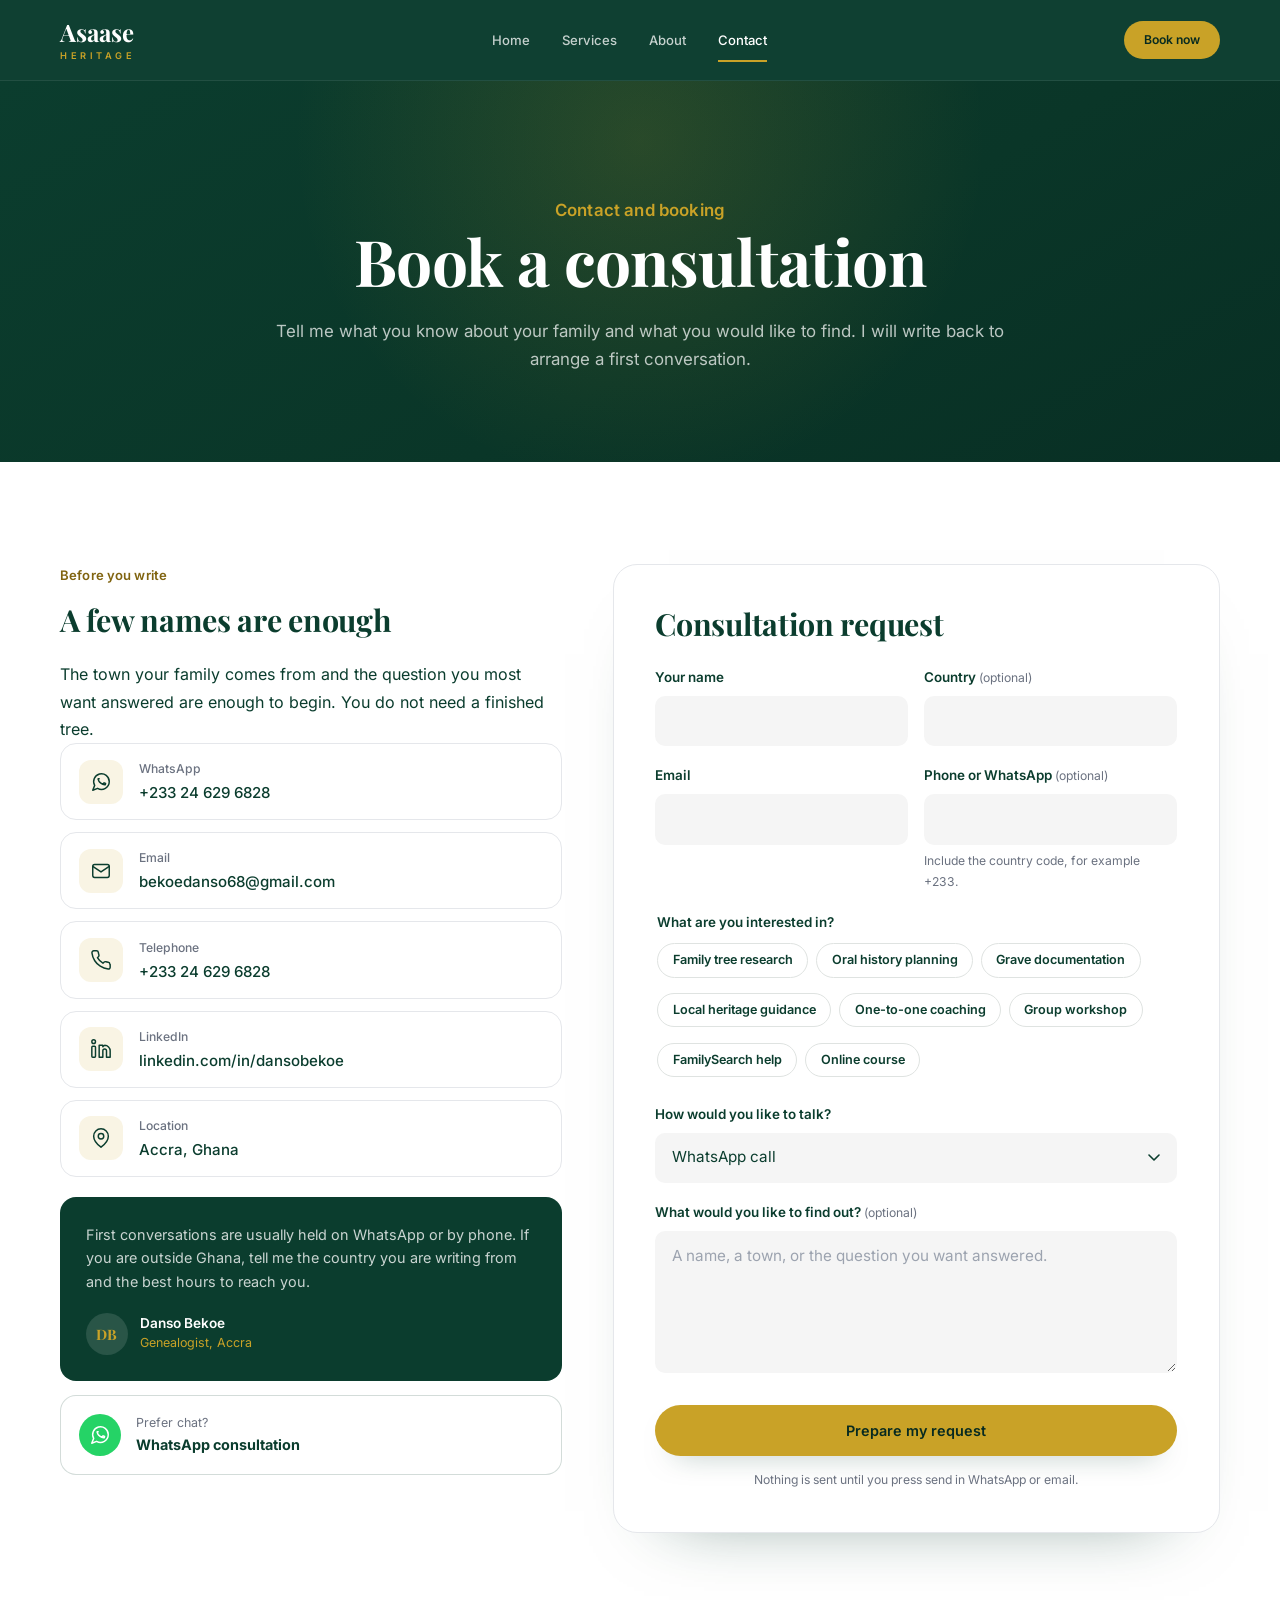
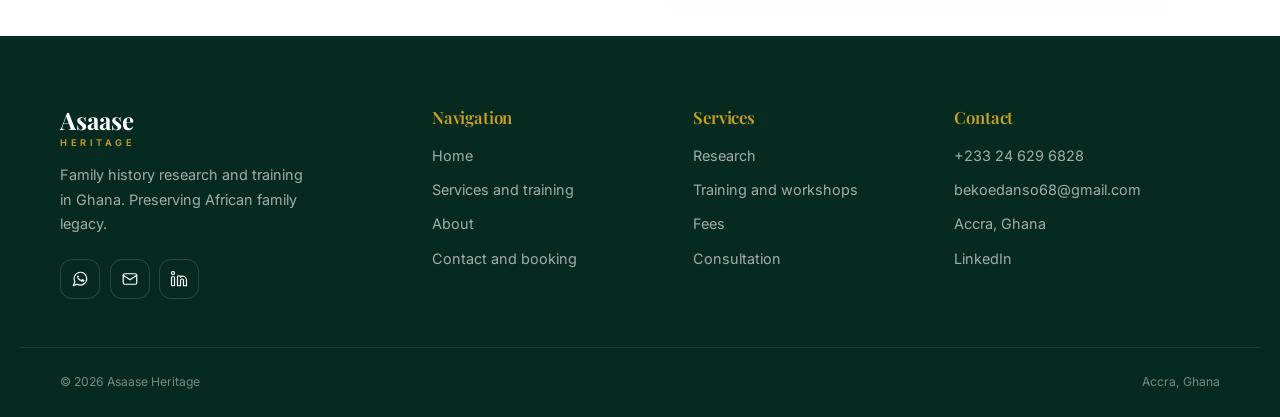
<file: contact.html>
<!DOCTYPE html>
<html lang="en">
<head>
<meta charset="utf-8">
<meta name="viewport" content="width=device-width, initial-scale=1">
<title>Contact and booking | Asaase Heritage</title>
<meta name="description" content="Book a genealogy consultation with Danso Bekoe in Accra. Send your request on WhatsApp or by email and arrange a first conversation.">
<link rel="icon" type="image/svg+xml" href="assets/favicon.svg">
<link rel="stylesheet" href="assets/css/fonts.css">
<link rel="stylesheet" href="assets/css/styles.css">
<meta property="og:title" content="Contact and booking | Asaase Heritage">
<meta property="og:description" content="Tell me what you know about your family and what you would like to find out.">
<meta property="og:type" content="website">
<meta property="og:locale" content="en_GH">
</head>
<body>
<a class="skip-link" href="#main">Skip to content</a>

<svg class="sprite" aria-hidden="true" focusable="false" xmlns="http://www.w3.org/2000/svg">
  <symbol id="i-mail" viewBox="0 0 24 24"><rect x="3" y="5" width="18" height="14" rx="2"/><path d="m3 7 9 6 9-6"/></symbol>
  <symbol id="i-phone" viewBox="0 0 24 24"><path d="M22 16.9v3a2 2 0 0 1-2.2 2 19.8 19.8 0 0 1-8.6-3.1 19.5 19.5 0 0 1-6-6A19.8 19.8 0 0 1 2.1 4.2 2 2 0 0 1 4.1 2h3a2 2 0 0 1 2 1.7c.1.9.3 1.8.6 2.6a2 2 0 0 1-.5 2.1L8.1 9.5a16 16 0 0 0 6 6l1.1-1.1a2 2 0 0 1 2.1-.5c.8.3 1.7.5 2.6.6a2 2 0 0 1 1.7 2Z"/></symbol>
  <symbol id="i-pin" viewBox="0 0 24 24"><path d="M20 10c0 6-8 12-8 12s-8-6-8-12a8 8 0 0 1 16 0Z"/><circle cx="12" cy="10" r="3"/></symbol>
  <symbol id="i-linkedin" viewBox="0 0 24 24"><path d="M16 8a6 6 0 0 1 6 6v7h-4v-7a2 2 0 0 0-4 0v7h-4V8h4v1.5A5 5 0 0 1 16 8Z"/><rect x="2" y="9" width="4" height="12" rx="1"/><circle cx="4" cy="4" r="2"/></symbol>
  <symbol id="i-whatsapp" viewBox="0 0 24 24"><path d="M21 11.5a8.5 8.5 0 0 1-12.7 7.4L3 21l2.1-5.3A8.5 8.5 0 1 1 21 11.5Z"/><path d="M9 8.5c.2 3 2.5 5.3 5.5 5.5l.9-1.1 1.6.7-.3 1.3c-3.4.5-7.1-2.9-7.9-6.1l1.2-.3Z"/></symbol>
</svg>

<header class="site-header">
  <div class="wrap header__inner">
    <a class="brand" href="index.html">
      <span class="brand__name">Asaase</span>
      <span class="brand__sub">Heritage</span>
    </a>
    <nav class="nav" id="siteNav" aria-label="Main">
      <a href="index.html">Home</a>
      <a href="services.html">Services</a>
      <a href="about.html">About</a>
      <a href="contact.html" aria-current="page">Contact</a>
      <a class="btn btn--gold nav-cta" href="#booking">Book now</a>
    </nav>
    <div class="header__actions">
      <a class="btn btn--gold btn--sm" href="#booking">Book now</a>
      <button class="menu-btn" id="menuBtn" type="button" aria-expanded="false" aria-controls="siteNav">Menu</button>
    </div>
  </div>
</header>

<main id="main">

  <section class="page-hero">
    <div class="wrap page-hero__inner">
      <p class="eyebrow">Contact and booking</p>
      <h1>Book a consultation</h1>
      <p>Tell me what you know about your family and what you would like to find. I will write back to arrange a first conversation.</p>
    </div>
  </section>

  <section class="section" id="booking">
    <div class="wrap contact-grid">
      <div>
        <p class="eyebrow">Before you write</p>
        <h2 class="form__title">A few names are enough</h2>
        <p class="section__intro">The town your family comes from and the question you most want answered are enough to begin. You do not need a finished tree.</p>

        <dl class="info-list">
          <div class="info-card">
            <span class="info-card__icon"><svg class="icon" aria-hidden="true"><use href="#i-whatsapp"/></svg></span>
            <div>
              <dt>WhatsApp</dt>
              <dd><a href="https://wa.me/233246296828">+233 24 629 6828</a></dd>
            </div>
          </div>
          <div class="info-card">
            <span class="info-card__icon"><svg class="icon" aria-hidden="true"><use href="#i-mail"/></svg></span>
            <div>
              <dt>Email</dt>
              <dd><a href="mailto:bekoedanso68@gmail.com">bekoedanso68@gmail.com</a></dd>
            </div>
          </div>
          <div class="info-card">
            <span class="info-card__icon"><svg class="icon" aria-hidden="true"><use href="#i-phone"/></svg></span>
            <div>
              <dt>Telephone</dt>
              <dd><a href="tel:+233246296828">+233 24 629 6828</a></dd>
            </div>
          </div>
          <div class="info-card">
            <span class="info-card__icon"><svg class="icon" aria-hidden="true"><use href="#i-linkedin"/></svg></span>
            <div>
              <dt>LinkedIn</dt>
              <dd><a href="https://www.linkedin.com/in/dansobekoe">linkedin.com/in/dansobekoe</a></dd>
            </div>
          </div>
          <div class="info-card">
            <span class="info-card__icon"><svg class="icon" aria-hidden="true"><use href="#i-pin"/></svg></span>
            <div>
              <dt>Location</dt>
              <dd>Accra, Ghana</dd>
            </div>
          </div>
        </dl>

        <div class="info-quote">
          <p>First conversations are usually held on WhatsApp or by phone. If you are outside Ghana, tell me the country you are writing from and the best hours to reach you.</p>
          <div class="info-quote__by">
            <span class="info-quote__avatar" aria-hidden="true">DB</span>
            <div>
              <p class="info-quote__name">Danso Bekoe</p>
              <p class="info-quote__role">Genealogist, Accra</p>
            </div>
          </div>
        </div>

        <a class="whatsapp-card" href="https://wa.me/233246296828">
          <span class="whatsapp-card__icon"><svg class="icon" aria-hidden="true"><use href="#i-whatsapp"/></svg></span>
          <span class="whatsapp-card__text">
            <span class="whatsapp-card__label">Prefer chat?</span>
            <strong>WhatsApp consultation</strong>
          </span>
        </a>
      </div>

      <div class="form-card">
        <div class="outcome" id="outcome" tabindex="-1" hidden aria-live="polite">
          <h2>Your request is ready</h2>
          <p class="outcome__note">Nothing has been sent yet. Press Send on WhatsApp to deliver it, and I will reply to arrange a first conversation.</p>
          <pre class="outcome__message" id="outcomeMessage"></pre>
          <div class="outcome__actions">
            <a class="btn btn--gold" id="waLink" href="#">Send on WhatsApp</a>
            <a class="btn btn--outline" id="mailLink" href="#">Send by email</a>
            <button class="btn btn--quiet" id="copyBtn" type="button">Copy message</button>
          </div>
          <p class="outcome__status" id="copyStatus" role="status"></p>
          <p class="outcome__edit"><button class="btn btn--quiet" id="editBtn" type="button">Change my details</button></p>
        </div>

        <h2 class="form__title">Consultation request</h2>
        <form class="form" id="bookingForm" novalidate>
          <div class="form__row">
            <div class="field" data-field="name">
              <label for="name">Your name</label>
              <input type="text" id="name" name="name" autocomplete="name" aria-describedby="name-error">
              <p class="field__error" id="name-error">Please enter your name.</p>
            </div>
            <div class="field" data-field="country">
              <label for="country">Country <span class="optional">(optional)</span></label>
              <input type="text" id="country" name="country" autocomplete="country-name">
            </div>
          </div>

          <div class="form__row">
            <div class="field" data-field="email">
              <label for="email">Email</label>
              <input type="email" id="email" name="email" autocomplete="email" inputmode="email" aria-describedby="email-error">
              <p class="field__error" id="email-error">Add an email address or a phone number so I can reply.</p>
            </div>
            <div class="field" data-field="phone">
              <label for="phone">Phone or WhatsApp <span class="optional">(optional)</span></label>
              <input type="tel" id="phone" name="phone" autocomplete="tel" inputmode="tel" aria-describedby="phone-hint">
              <p class="field__hint" id="phone-hint">Include the country code, for example +233.</p>
            </div>
          </div>

          <fieldset class="field field--chips" data-field="services" aria-describedby="services-error">
            <legend>What are you interested in?</legend>
            <div class="chip-grid">
              <label class="chip"><input type="checkbox" name="service" value="Family tree research"><span>Family tree research</span></label>
              <label class="chip"><input type="checkbox" name="service" value="Oral history planning"><span>Oral history planning</span></label>
              <label class="chip"><input type="checkbox" name="service" value="Grave documentation"><span>Grave documentation</span></label>
              <label class="chip"><input type="checkbox" name="service" value="Local heritage guidance"><span>Local heritage guidance</span></label>
              <label class="chip"><input type="checkbox" name="service" value="One-to-one coaching"><span>One-to-one coaching</span></label>
              <label class="chip"><input type="checkbox" name="service" value="Group workshop"><span>Group workshop</span></label>
              <label class="chip"><input type="checkbox" name="service" value="FamilySearch help"><span>FamilySearch help</span></label>
              <label class="chip"><input type="checkbox" name="service" value="Online course"><span>Online course</span></label>
            </div>
            <p class="field__error" id="services-error">Choose at least one service so I know what the request is about.</p>
          </fieldset>

          <div class="field">
            <label for="meeting">How would you like to talk?</label>
            <select id="meeting" name="meeting">
              <option>WhatsApp call</option>
              <option>Phone call</option>
              <option>Video call</option>
              <option>In person in Accra</option>
              <option>Email only</option>
            </select>
          </div>

          <div class="field">
            <label for="goal">What would you like to find out? <span class="optional">(optional)</span></label>
            <textarea id="goal" name="goal" rows="5" placeholder="A name, a town, or the question you want answered."></textarea>
          </div>

          <div class="form__submit">
            <button class="btn btn--gold" type="submit">Prepare my request</button>
            <p class="form__note">Nothing is sent until you press send in WhatsApp or email.</p>
          </div>
        </form>
      </div>
    </div>
  </section>

</main>

<footer class="site-footer">
  <div class="wrap footer-grid">
    <div class="footer-brand">
      <a class="brand" href="index.html">
        <span class="brand__name">Asaase</span>
        <span class="brand__sub">Heritage</span>
      </a>
      <p>Family history research and training in Ghana. Preserving African family legacy.</p>
      <div class="footer-social">
        <a href="https://wa.me/233246296828" aria-label="WhatsApp"><svg class="icon" aria-hidden="true"><use href="#i-whatsapp"/></svg></a>
        <a href="mailto:bekoedanso68@gmail.com" aria-label="Email"><svg class="icon" aria-hidden="true"><use href="#i-mail"/></svg></a>
        <a href="https://www.linkedin.com/in/dansobekoe" aria-label="LinkedIn"><svg class="icon" aria-hidden="true"><use href="#i-linkedin"/></svg></a>
      </div>
    </div>
    <div>
      <h2>Navigation</h2>
      <ul>
        <li><a href="index.html">Home</a></li>
        <li><a href="services.html">Services and training</a></li>
        <li><a href="about.html">About</a></li>
        <li><a href="contact.html">Contact and booking</a></li>
      </ul>
    </div>
    <div>
      <h2>Services</h2>
      <ul>
        <li><a href="services.html#research">Research</a></li>
        <li><a href="services.html#training">Training and workshops</a></li>
        <li><a href="services.html#fees">Fees</a></li>
        <li><a href="contact.html">Consultation</a></li>
      </ul>
    </div>
    <div>
      <h2>Contact</h2>
      <ul>
        <li><a href="tel:+233246296828">+233 24 629 6828</a></li>
        <li><a href="mailto:bekoedanso68@gmail.com">bekoedanso68@gmail.com</a></li>
        <li>Accra, Ghana</li>
        <li><a href="https://www.linkedin.com/in/dansobekoe">LinkedIn</a></li>
      </ul>
    </div>
  </div>
  <div class="wrap footer-base">
    <p>&copy; <span id="year">2026</span> Asaase Heritage</p>
    <p>Accra, Ghana</p>
  </div>
</footer>

<script src="assets/js/site.js" defer></script>
</body>
</html>
</file>
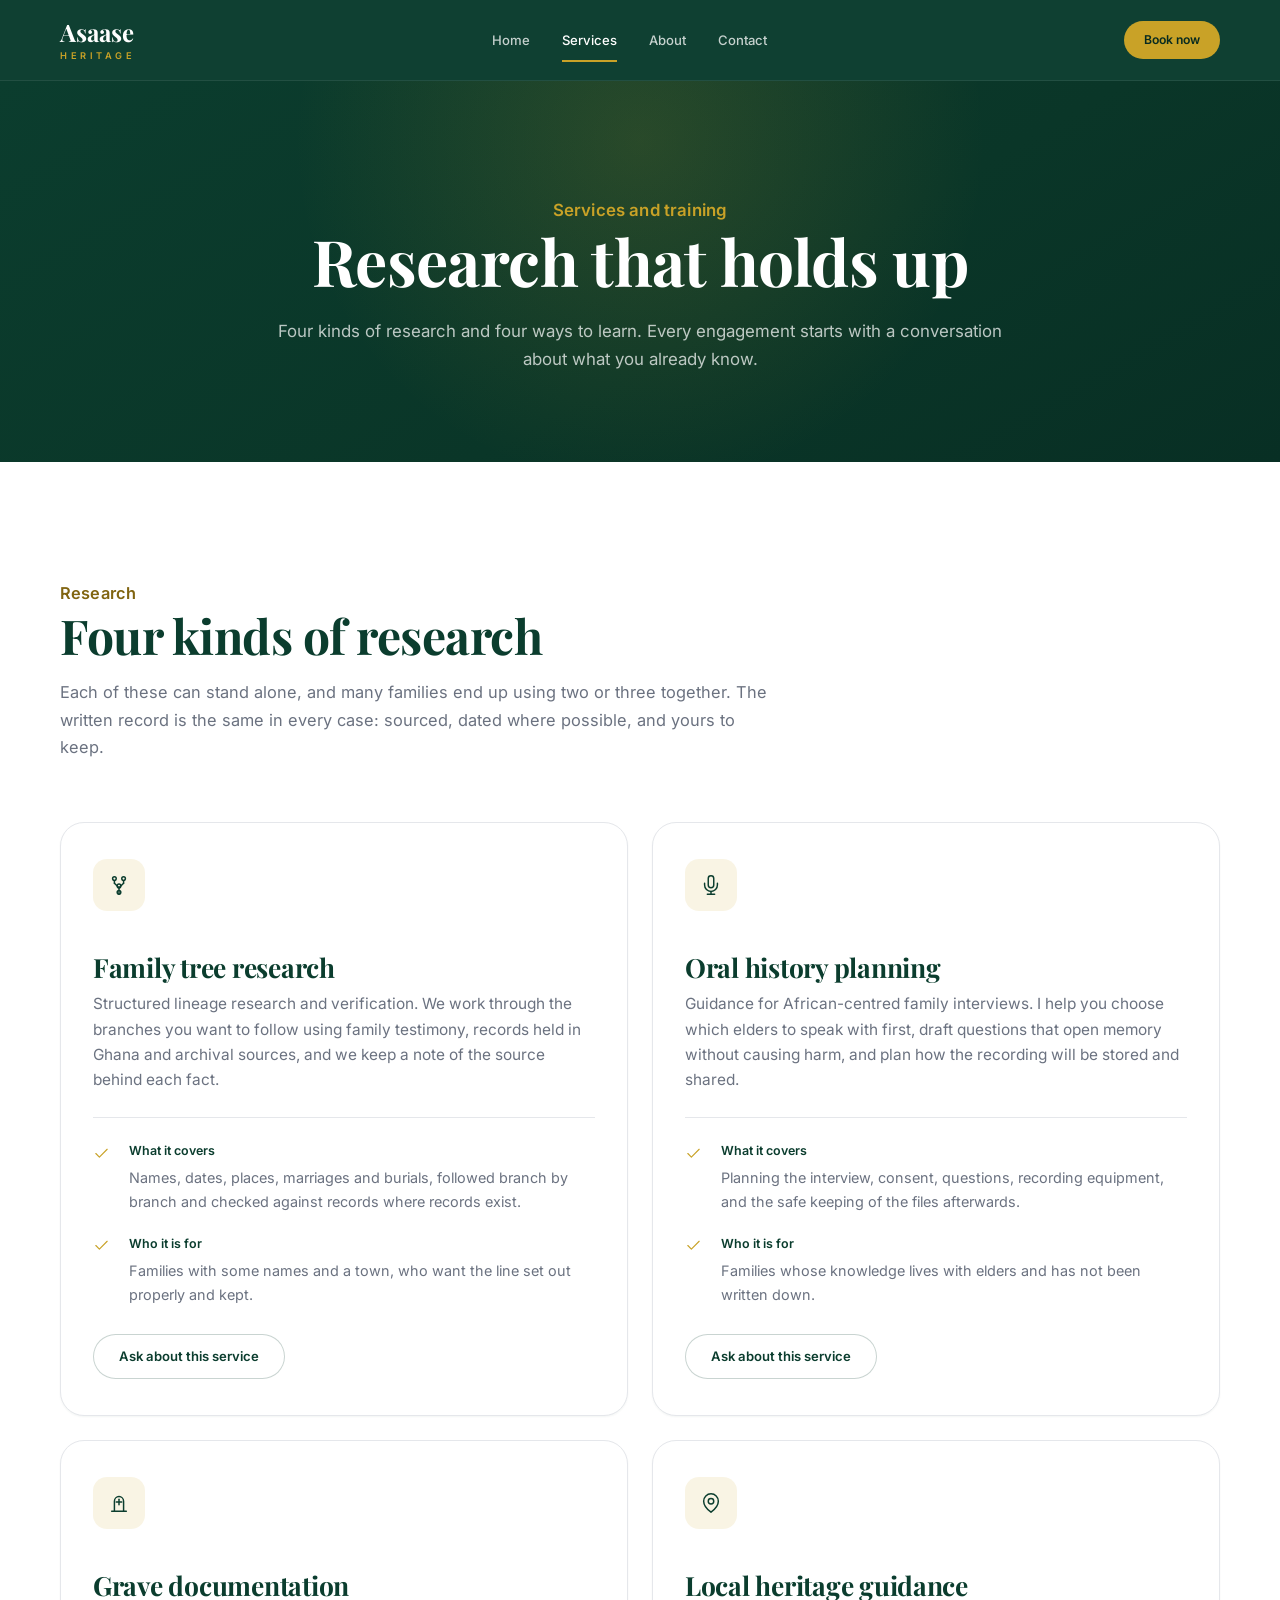
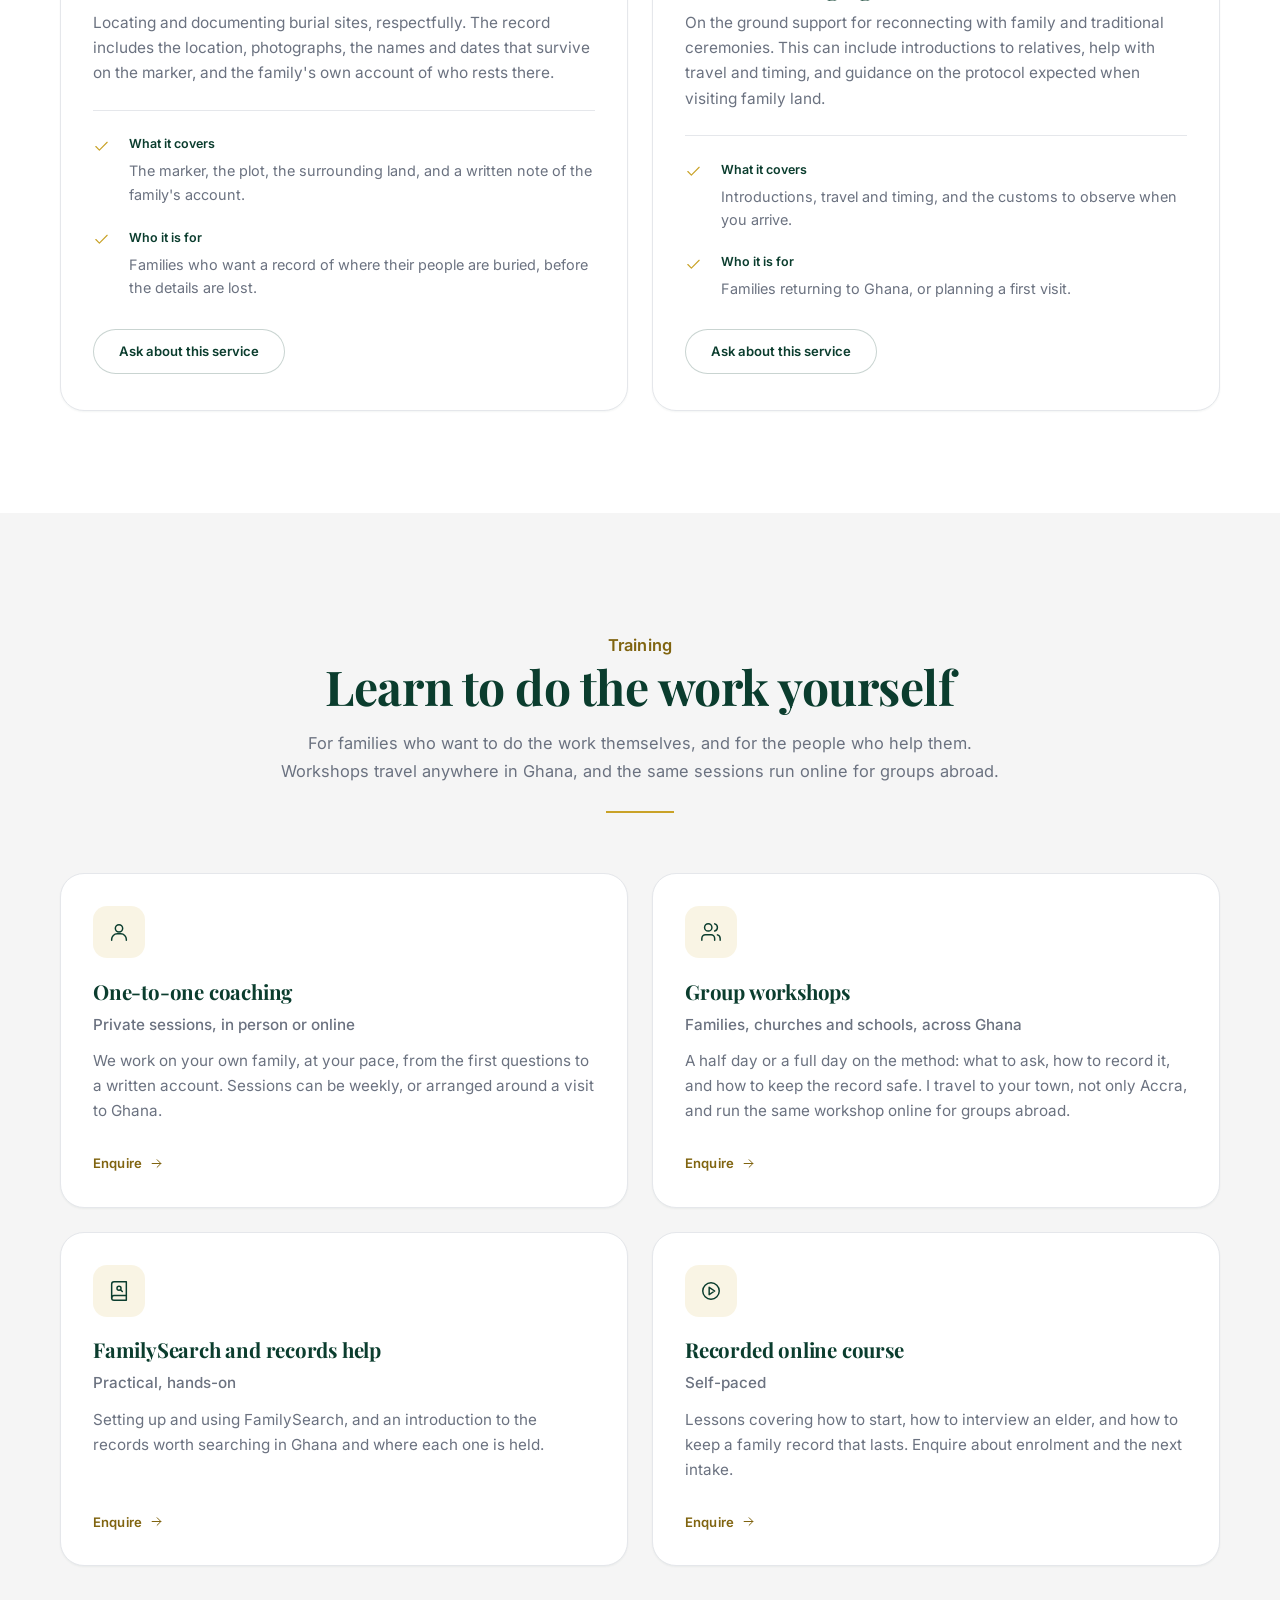
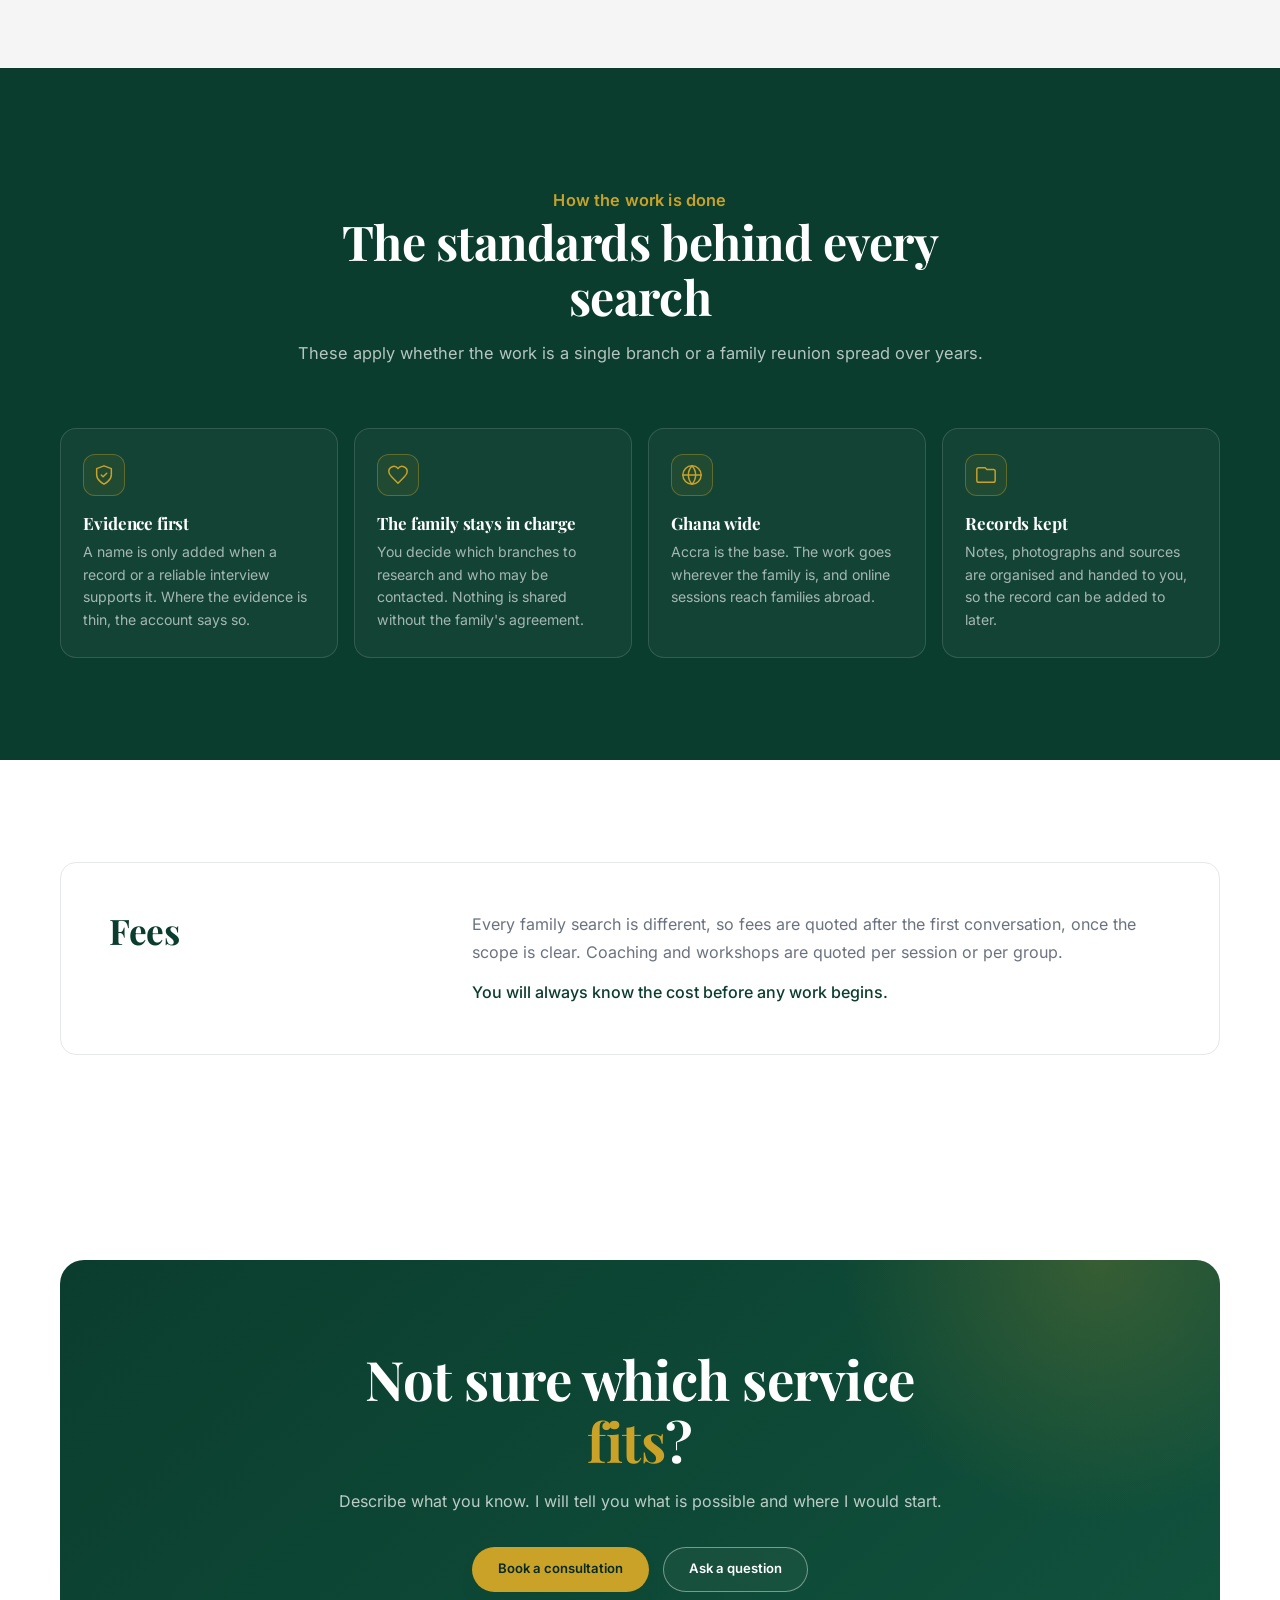
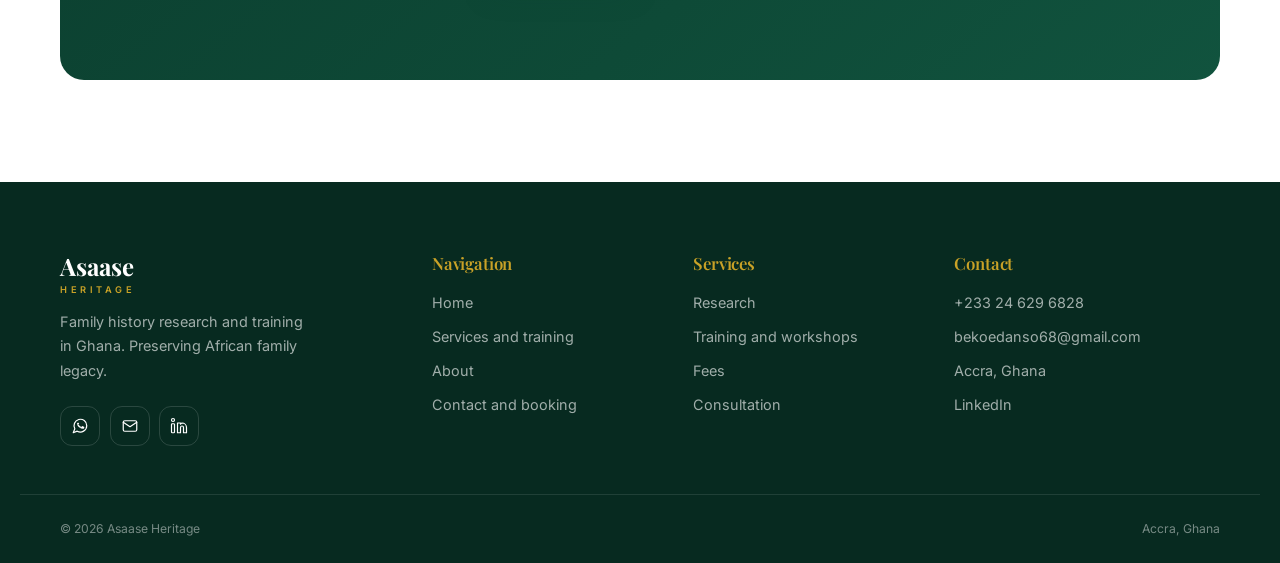
<file: services.html>
<!DOCTYPE html>
<html lang="en">
<head>
<meta charset="utf-8">
<meta name="viewport" content="width=device-width, initial-scale=1">
<title>Services and training | Asaase Heritage</title>
<meta name="description" content="Family tree research, oral history planning, grave documentation and heritage guidance in Ghana, plus coaching, workshops and FamilySearch help.">
<link rel="icon" type="image/svg+xml" href="assets/favicon.svg">
<link rel="stylesheet" href="assets/css/fonts.css">
<link rel="stylesheet" href="assets/css/styles.css">
<meta property="og:title" content="Services and training | Asaase Heritage">
<meta property="og:description" content="Four kinds of family history research and four ways to learn, in Ghana and online.">
<meta property="og:type" content="website">
<meta property="og:locale" content="en_GH">
</head>
<body>
<a class="skip-link" href="#main">Skip to content</a>

<svg class="sprite" aria-hidden="true" focusable="false" xmlns="http://www.w3.org/2000/svg">
  <symbol id="i-arrow" viewBox="0 0 24 24"><path d="M5 12h14"/><path d="m13 6 6 6-6 6"/></symbol>
  <symbol id="i-check" viewBox="0 0 24 24"><path d="M20 6 9 17l-5-5"/></symbol>
  <symbol id="i-tree" viewBox="0 0 24 24"><path d="M12 22v-7"/><path d="m12 15-5-5"/><path d="m12 15 5-5"/><path d="M7 10V7.5"/><path d="M17 10V7.5"/><circle cx="7" cy="5" r="2"/><circle cx="17" cy="5" r="2"/><circle cx="12" cy="13" r="2"/><circle cx="12" cy="20" r="2"/></symbol>
  <symbol id="i-mic" viewBox="0 0 24 24"><path d="M12 2a3 3 0 0 0-3 3v7a3 3 0 0 0 6 0V5a3 3 0 0 0-3-3Z"/><path d="M19 10v2a7 7 0 0 1-14 0v-2"/><path d="M12 19v3"/><path d="M8 22h8"/></symbol>
  <symbol id="i-grave" viewBox="0 0 24 24"><path d="M7 21V10a5 5 0 0 1 10 0v11"/><path d="M4 21h16"/><path d="M12 8v6"/><path d="M9 11h6"/></symbol>
  <symbol id="i-pin" viewBox="0 0 24 24"><path d="M20 10c0 6-8 12-8 12s-8-6-8-12a8 8 0 0 1 16 0Z"/><circle cx="12" cy="10" r="3"/></symbol>
  <symbol id="i-users" viewBox="0 0 24 24"><path d="M16 21v-2a4 4 0 0 0-4-4H6a4 4 0 0 0-4 4v2"/><circle cx="9" cy="7" r="4"/><path d="M22 21v-2a4 4 0 0 0-3-3.87"/><path d="M16 3.13a4 4 0 0 1 0 7.75"/></symbol>
  <symbol id="i-user" viewBox="0 0 24 24"><circle cx="12" cy="8" r="4"/><path d="M4 21v-1a6 6 0 0 1 6-6h4a6 6 0 0 1 6 6v1"/></symbol>
  <symbol id="i-book" viewBox="0 0 24 24"><path d="M4 19.5A2.5 2.5 0 0 1 6.5 17H20"/><path d="M6.5 2H20v20H6.5A2.5 2.5 0 0 1 4 19.5v-15A2.5 2.5 0 0 1 6.5 2Z"/><circle cx="12" cy="9" r="2.2"/><path d="m13.6 10.6 2 2"/></symbol>
  <symbol id="i-play" viewBox="0 0 24 24"><circle cx="12" cy="12" r="9"/><path d="m10 8 6 4-6 4Z"/></symbol>
  <symbol id="i-shield" viewBox="0 0 24 24"><path d="M12 22s8-4 8-10V5l-8-3-8 3v7c0 6 8 10 8 10Z"/><path d="m9 12 2 2 4-4"/></symbol>
  <symbol id="i-heart" viewBox="0 0 24 24"><path d="M19 14c1.5-1.5 3-3.3 3-5.5A5.5 5.5 0 0 0 12 5a5.5 5.5 0 0 0-10 3.5C2 10.7 3.5 12.5 5 14l7 7Z"/></symbol>
  <symbol id="i-globe" viewBox="0 0 24 24"><circle cx="12" cy="12" r="10"/><path d="M2 12h20"/><path d="M12 2a15.3 15.3 0 0 1 4 10 15.3 15.3 0 0 1-4 10 15.3 15.3 0 0 1-4-10 15.3 15.3 0 0 1 4-10Z"/></symbol>
  <symbol id="i-folder" viewBox="0 0 24 24"><path d="M4 20h16a2 2 0 0 0 2-2V8a2 2 0 0 0-2-2h-7l-2-2H4a2 2 0 0 0-2 2v12a2 2 0 0 0 2 2Z"/></symbol>
  <symbol id="i-mail" viewBox="0 0 24 24"><rect x="3" y="5" width="18" height="14" rx="2"/><path d="m3 7 9 6 9-6"/></symbol>
  <symbol id="i-linkedin" viewBox="0 0 24 24"><path d="M16 8a6 6 0 0 1 6 6v7h-4v-7a2 2 0 0 0-4 0v7h-4V8h4v1.5A5 5 0 0 1 16 8Z"/><rect x="2" y="9" width="4" height="12" rx="1"/><circle cx="4" cy="4" r="2"/></symbol>
  <symbol id="i-whatsapp" viewBox="0 0 24 24"><path d="M21 11.5a8.5 8.5 0 0 1-12.7 7.4L3 21l2.1-5.3A8.5 8.5 0 1 1 21 11.5Z"/><path d="M9 8.5c.2 3 2.5 5.3 5.5 5.5l.9-1.1 1.6.7-.3 1.3c-3.4.5-7.1-2.9-7.9-6.1l1.2-.3Z"/></symbol>
</svg>

<header class="site-header">
  <div class="wrap header__inner">
    <a class="brand" href="index.html">
      <span class="brand__name">Asaase</span>
      <span class="brand__sub">Heritage</span>
    </a>
    <nav class="nav" id="siteNav" aria-label="Main">
      <a href="index.html">Home</a>
      <a href="services.html" aria-current="page">Services</a>
      <a href="about.html">About</a>
      <a href="contact.html">Contact</a>
      <a class="btn btn--gold nav-cta" href="contact.html">Book now</a>
    </nav>
    <div class="header__actions">
      <a class="btn btn--gold btn--sm" href="contact.html">Book now</a>
      <button class="menu-btn" id="menuBtn" type="button" aria-expanded="false" aria-controls="siteNav">Menu</button>
    </div>
  </div>
</header>

<main id="main">

  <section class="page-hero">
    <div class="wrap page-hero__inner">
      <p class="eyebrow">Services and training</p>
      <h1>Research that <span class="nowrap">holds up</span></h1>
      <p>Four kinds of research and four ways to learn. Every engagement starts with a conversation about what you already know.</p>
    </div>
  </section>

  <section class="section" id="research">
    <div class="wrap">
      <div class="section__head section__head--left">
        <p class="eyebrow">Research</p>
        <h2>Four kinds of research</h2>
        <p>Each of these can stand alone, and many families end up using two or three together. The written record is the same in every case: sourced, dated where possible, and yours to keep.</p>
      </div>

      <div class="service-grid">
        <article class="card service-card">
          <span class="card__icon"><svg class="icon" aria-hidden="true"><use href="#i-tree"/></svg></span>
          <h3>Family tree research</h3>
          <p>Structured lineage research and verification. We work through the branches you want to follow using family testimony, records held in Ghana and archival sources, and we keep a note of the source behind each fact.</p>
          <dl class="spec">
            <div>
              <svg class="icon" aria-hidden="true"><use href="#i-check"/></svg>
              <div>
                <dt>What it covers</dt>
                <dd>Names, dates, places, marriages and burials, followed branch by branch and checked against records where records exist.</dd>
              </div>
            </div>
            <div>
              <svg class="icon" aria-hidden="true"><use href="#i-check"/></svg>
              <div>
                <dt>Who it is for</dt>
                <dd>Families with some names and a town, who want the line set out properly and kept.</dd>
              </div>
            </div>
          </dl>
          <a class="btn btn--outline" href="contact.html?service=Family%20tree%20research#booking">Ask about this service</a>
        </article>

        <article class="card service-card">
          <span class="card__icon"><svg class="icon" aria-hidden="true"><use href="#i-mic"/></svg></span>
          <h3>Oral history planning</h3>
          <p>Guidance for African-centred family interviews. I help you choose which elders to speak with first, draft questions that open memory without causing harm, and plan how the recording will be stored and shared.</p>
          <dl class="spec">
            <div>
              <svg class="icon" aria-hidden="true"><use href="#i-check"/></svg>
              <div>
                <dt>What it covers</dt>
                <dd>Planning the interview, consent, questions, recording equipment, and the safe keeping of the files afterwards.</dd>
              </div>
            </div>
            <div>
              <svg class="icon" aria-hidden="true"><use href="#i-check"/></svg>
              <div>
                <dt>Who it is for</dt>
                <dd>Families whose knowledge lives with elders and has not been written down.</dd>
              </div>
            </div>
          </dl>
          <a class="btn btn--outline" href="contact.html?service=Oral%20history%20planning#booking">Ask about this service</a>
        </article>

        <article class="card service-card">
          <span class="card__icon"><svg class="icon" aria-hidden="true"><use href="#i-grave"/></svg></span>
          <h3>Grave documentation</h3>
          <p>Locating and documenting burial sites, respectfully. The record includes the location, photographs, the names and dates that survive on the marker, and the family's own account of who rests there.</p>
          <dl class="spec">
            <div>
              <svg class="icon" aria-hidden="true"><use href="#i-check"/></svg>
              <div>
                <dt>What it covers</dt>
                <dd>The marker, the plot, the surrounding land, and a written note of the family's account.</dd>
              </div>
            </div>
            <div>
              <svg class="icon" aria-hidden="true"><use href="#i-check"/></svg>
              <div>
                <dt>Who it is for</dt>
                <dd>Families who want a record of where their people are buried, before the details are lost.</dd>
              </div>
            </div>
          </dl>
          <a class="btn btn--outline" href="contact.html?service=Grave%20documentation#booking">Ask about this service</a>
        </article>

        <article class="card service-card">
          <span class="card__icon"><svg class="icon" aria-hidden="true"><use href="#i-pin"/></svg></span>
          <h3>Local heritage guidance</h3>
          <p>On the ground support for reconnecting with family and traditional ceremonies. This can include introductions to relatives, help with travel and timing, and guidance on the protocol expected when visiting family land.</p>
          <dl class="spec">
            <div>
              <svg class="icon" aria-hidden="true"><use href="#i-check"/></svg>
              <div>
                <dt>What it covers</dt>
                <dd>Introductions, travel and timing, and the customs to observe when you arrive.</dd>
              </div>
            </div>
            <div>
              <svg class="icon" aria-hidden="true"><use href="#i-check"/></svg>
              <div>
                <dt>Who it is for</dt>
                <dd>Families returning to Ghana, or planning a first visit.</dd>
              </div>
            </div>
          </dl>
          <a class="btn btn--outline" href="contact.html?service=Local%20heritage%20guidance#booking">Ask about this service</a>
        </article>
      </div>
    </div>
  </section>

  <section class="section section--grey" id="training">
    <div class="wrap">
      <div class="section__head">
        <p class="eyebrow">Training</p>
        <h2>Learn to do the work yourself</h2>
        <p>For families who want to do the work themselves, and for the people who help them. Workshops travel anywhere in Ghana, and the same sessions run online for groups abroad.</p>
        <div class="rule-gold" aria-hidden="true"></div>
      </div>

      <div class="programme">
        <article class="card">
          <span class="card__icon"><svg class="icon" aria-hidden="true"><use href="#i-user"/></svg></span>
          <h3>One-to-one coaching</h3>
          <p class="programme__meta">Private sessions, in person or online</p>
          <p>We work on your own family, at your pace, from the first questions to a written account. Sessions can be weekly, or arranged around a visit to Ghana.</p>
          <a class="link-arrow" href="contact.html?service=One-to-one%20coaching#booking">Enquire <svg class="icon" aria-hidden="true"><use href="#i-arrow"/></svg></a>
        </article>
        <article class="card">
          <span class="card__icon"><svg class="icon" aria-hidden="true"><use href="#i-users"/></svg></span>
          <h3>Group workshops</h3>
          <p class="programme__meta">Families, churches and schools, across Ghana</p>
          <p>A half day or a full day on the method: what to ask, how to record it, and how to keep the record safe. I travel to your town, not only Accra, and run the same workshop online for groups abroad.</p>
          <a class="link-arrow" href="contact.html?service=Group%20workshop#booking">Enquire <svg class="icon" aria-hidden="true"><use href="#i-arrow"/></svg></a>
        </article>
        <article class="card">
          <span class="card__icon"><svg class="icon" aria-hidden="true"><use href="#i-book"/></svg></span>
          <h3>FamilySearch and records help</h3>
          <p class="programme__meta">Practical, hands-on</p>
          <p>Setting up and using FamilySearch, and an introduction to the records worth searching in Ghana and where each one is held.</p>
          <a class="link-arrow" href="contact.html?service=FamilySearch%20help#booking">Enquire <svg class="icon" aria-hidden="true"><use href="#i-arrow"/></svg></a>
        </article>
        <article class="card">
          <span class="card__icon"><svg class="icon" aria-hidden="true"><use href="#i-play"/></svg></span>
          <h3>Recorded online course</h3>
          <p class="programme__meta">Self-paced</p>
          <p>Lessons covering how to start, how to interview an elder, and how to keep a family record that lasts. Enquire about enrolment and the next intake.</p>
          <a class="link-arrow" href="contact.html?service=Online%20course#booking">Enquire <svg class="icon" aria-hidden="true"><use href="#i-arrow"/></svg></a>
        </article>
      </div>
    </div>
  </section>

  <section class="section section--dark">
    <div class="wrap">
      <div class="section__head">
        <p class="eyebrow">How the work is done</p>
        <h2>The standards behind every search</h2>
        <p>These apply whether the work is a single branch or a family reunion spread over years.</p>
      </div>
      <div class="standards">
        <article class="standard">
          <span class="standard__icon"><svg class="icon" aria-hidden="true"><use href="#i-shield"/></svg></span>
          <h3>Evidence first</h3>
          <p>A name is only added when a record or a reliable interview supports it. Where the evidence is thin, the account says so.</p>
        </article>
        <article class="standard">
          <span class="standard__icon"><svg class="icon" aria-hidden="true"><use href="#i-heart"/></svg></span>
          <h3>The family stays in charge</h3>
          <p>You decide which branches to research and who may be contacted. Nothing is shared without the family's agreement.</p>
        </article>
        <article class="standard">
          <span class="standard__icon"><svg class="icon" aria-hidden="true"><use href="#i-globe"/></svg></span>
          <h3>Ghana wide</h3>
          <p>Accra is the base. The work goes wherever the family is, and online sessions reach families abroad.</p>
        </article>
        <article class="standard">
          <span class="standard__icon"><svg class="icon" aria-hidden="true"><use href="#i-folder"/></svg></span>
          <h3>Records kept</h3>
          <p>Notes, photographs and sources are organised and handed to you, so the record can be added to later.</p>
        </article>
      </div>
    </div>
  </section>

  <section class="section" id="fees">
    <div class="wrap">
      <div class="fees">
        <div>
          <h2>Fees</h2>
        </div>
        <div>
          <p>Every family search is different, so fees are quoted after the first conversation, once the scope is clear. Coaching and workshops are quoted per session or per group.</p>
          <p>You will always know the cost before any work begins.</p>
        </div>
      </div>
    </div>
  </section>

  <section class="section">
    <div class="wrap">
      <div class="cta-band">
        <h2>Not sure which service <em>fits</em>?</h2>
        <p>Describe what you know. I will tell you what is possible and where I would start.</p>
        <div class="cta-band__actions">
          <a class="btn btn--gold" href="contact.html">Book a consultation</a>
          <a class="btn btn--outline-light" href="contact.html">Ask a question</a>
        </div>
      </div>
    </div>
  </section>

</main>

<footer class="site-footer">
  <div class="wrap footer-grid">
    <div class="footer-brand">
      <a class="brand" href="index.html">
        <span class="brand__name">Asaase</span>
        <span class="brand__sub">Heritage</span>
      </a>
      <p>Family history research and training in Ghana. Preserving African family legacy.</p>
      <div class="footer-social">
        <a href="https://wa.me/233246296828" aria-label="WhatsApp"><svg class="icon" aria-hidden="true"><use href="#i-whatsapp"/></svg></a>
        <a href="mailto:bekoedanso68@gmail.com" aria-label="Email"><svg class="icon" aria-hidden="true"><use href="#i-mail"/></svg></a>
        <a href="https://www.linkedin.com/in/dansobekoe" aria-label="LinkedIn"><svg class="icon" aria-hidden="true"><use href="#i-linkedin"/></svg></a>
      </div>
    </div>
    <div>
      <h2>Navigation</h2>
      <ul>
        <li><a href="index.html">Home</a></li>
        <li><a href="services.html">Services and training</a></li>
        <li><a href="about.html">About</a></li>
        <li><a href="contact.html">Contact and booking</a></li>
      </ul>
    </div>
    <div>
      <h2>Services</h2>
      <ul>
        <li><a href="services.html#research">Research</a></li>
        <li><a href="services.html#training">Training and workshops</a></li>
        <li><a href="services.html#fees">Fees</a></li>
        <li><a href="contact.html">Consultation</a></li>
      </ul>
    </div>
    <div>
      <h2>Contact</h2>
      <ul>
        <li><a href="tel:+233246296828">+233 24 629 6828</a></li>
        <li><a href="mailto:bekoedanso68@gmail.com">bekoedanso68@gmail.com</a></li>
        <li>Accra, Ghana</li>
        <li><a href="https://www.linkedin.com/in/dansobekoe">LinkedIn</a></li>
      </ul>
    </div>
  </div>
  <div class="wrap footer-base">
    <p>&copy; <span id="year">2026</span> Asaase Heritage</p>
    <p>Accra, Ghana</p>
  </div>
</footer>

<script src="assets/js/site.js" defer></script>
</body>
</html>
</file>
<file: assets/css/fonts.css>
/* Embedded so the site renders correctly when opened from a local file. */

@font-face {
  font-family: "Playfair Display";
  src: url("[data-uri]") format("woff2");
  font-weight: 400 900;
  font-style: normal;
  font-display: swap;
}

@font-face {
  font-family: "Playfair Display";
  src: url("[data-uri]") format("woff2");
  font-weight: 400 900;
  font-style: italic;
  font-display: swap;
}

@font-face {
  font-family: "Inter";
  src: url("[data-uri]") format("woff2");
  font-weight: 400 700;
  font-style: normal;
  font-display: swap;
}
</file>
<file: assets/css/styles.css>
/* =========================================================
   Asaase Heritage
   Green and gold system, matched to the Asaase app front end
   ========================================================= */

/* Fonts are embedded in assets/css/fonts.css so local files work too. */

:root {
  --green: #0b3d2e;
  --green-deep: #072a20;
  --green-soft: #eef4f1;
  --green-tint: #f7faf8;
  --gold: #c9a227;
  --gold-bright: #d8b23b;
  --gold-ink: #806410;
  --gold-soft: rgba(201, 162, 39, 0.12);
  --white: #ffffff;
  --grey: #f5f5f5;
  --line: #e5e7eb;
  --muted: #6b7280;
  --danger: #b3261e;
  --serif: "Playfair Display", Georgia, "Times New Roman", serif;
  --sans: "Inter", system-ui, -apple-system, "Segoe UI", Roboto, Arial, sans-serif;
  --radius-sm: 10px;
  --radius: 16px;
  --radius-lg: 24px;
  --shadow-card: 0 1px 2px rgba(11, 61, 46, 0.05);
  --shadow-lift: 0 24px 48px -32px rgba(11, 61, 46, 0.45);
}

*,
*::before,
*::after {
  box-sizing: border-box;
}

html {
  scroll-behavior: smooth;
  -webkit-text-size-adjust: 100%;
}

body {
  margin: 0;
  background: var(--white);
  color: var(--green);
  font-family: var(--sans);
  font-size: 1rem;
  line-height: 1.7;
  -webkit-font-smoothing: antialiased;
}

img {
  max-width: 100%;
}

a {
  color: inherit;
  text-decoration: none;
}

h1,
h2,
h3,
h4 {
  margin: 0;
  font-family: var(--serif);
  font-weight: 700;
  line-height: 1.14;
  letter-spacing: -0.01em;
}

p {
  margin: 0;
}

ul,
ol,
dl,
dd {
  margin: 0;
  padding: 0;
}

li {
  list-style: none;
}

button {
  font: inherit;
}

:focus-visible {
  outline: 2px solid var(--gold);
  outline-offset: 3px;
}

.wrap {
  width: 100%;
  max-width: 1240px;
  margin-inline: auto;
  padding-inline: clamp(1.25rem, 4vw, 2.5rem);
}

.sprite {
  position: absolute;
  width: 0;
  height: 0;
  overflow: hidden;
}

.icon {
  width: 22px;
  height: 22px;
  flex: none;
  fill: none;
  stroke: currentColor;
  stroke-width: 1.6;
  stroke-linecap: round;
  stroke-linejoin: round;
}

.skip-link {
  position: absolute;
  left: 1rem;
  top: -4rem;
  z-index: 200;
  background: var(--gold);
  color: var(--green);
  padding: 0.65rem 1.1rem;
  border-radius: 999px;
  font-size: 0.8rem;
  font-weight: 600;
}

.skip-link:focus {
  top: 0.75rem;
}

.nowrap {
  white-space: nowrap;
}

.eyebrow {
  display: block;
  margin-bottom: 1rem;
  color: var(--gold-ink);
  font-size: 0.82rem;
  font-weight: 600;
  letter-spacing: 0.01em;
}

/* ---------- Buttons ---------- */

.btn {
  display: inline-flex;
  align-items: center;
  justify-content: center;
  gap: 0.5rem;
  padding: 0.85rem 1.55rem;
  border: 1px solid transparent;
  border-radius: 999px;
  background: none;
  color: var(--green);
  font-family: var(--sans);
  font-size: 0.82rem;
  font-weight: 600;
  line-height: 1.2;
  text-align: center;
  cursor: pointer;
  transition: background-color 0.2s ease, border-color 0.2s ease,
    color 0.2s ease, transform 0.2s ease, box-shadow 0.2s ease;
}

.btn--gold {
  background: var(--gold);
  color: var(--green-deep);
  box-shadow: 0 14px 30px -20px rgba(11, 61, 46, 0.55);
}

.btn--gold:hover {
  background: var(--gold-bright);
  transform: translateY(-1px);
}

.btn--outline-light {
  border-color: rgba(255, 255, 255, 0.42);
  background: rgba(255, 255, 255, 0.04);
  color: var(--white);
}

.btn--outline-light:hover {
  border-color: rgba(255, 255, 255, 0.75);
  background: rgba(255, 255, 255, 0.1);
}

.btn--outline {
  border-color: rgba(11, 61, 46, 0.22);
  background: var(--white);
  color: var(--green);
}

.btn--outline:hover {
  border-color: var(--green);
  background: var(--green-tint);
}

.btn--quiet {
  padding-inline: 0.5rem;
  color: var(--green);
  text-decoration: underline;
  text-underline-offset: 4px;
}

.btn--quiet:hover {
  color: var(--gold);
}

.btn--sm {
  padding: 0.65rem 1.2rem;
  font-size: 0.76rem;
}

.btn--block {
  width: 100%;
}

.link-arrow {
  display: inline-flex;
  align-items: center;
  gap: 0.45rem;
  margin-top: 1.4rem;
  color: var(--gold-ink);
  font-size: 0.82rem;
  font-weight: 600;
  letter-spacing: 0.01em;
}

.link-arrow .icon {
  width: 15px;
  height: 15px;
  transition: transform 0.2s ease;
}

.link-arrow:hover .icon {
  transform: translateX(3px);
}

/* ---------- Header ---------- */

.site-header {
  position: sticky;
  top: 0;
  z-index: 60;
  border-bottom: 1px solid rgba(255, 255, 255, 0.08);
  background: rgba(11, 61, 46, 0.98);
  backdrop-filter: blur(10px);
}

.header__inner {
  display: flex;
  align-items: center;
  justify-content: space-between;
  gap: 2rem;
  height: 80px;
}

.brand {
  display: inline-flex;
  flex-direction: column;
  line-height: 1;
  letter-spacing: 0;
}

.brand__name {
  font-family: var(--serif);
  font-size: 1.5rem;
  font-weight: 700;
  color: var(--white);
}

.brand__sub {
  margin-top: 0.4rem;
  color: var(--gold);
  font-size: 0.58rem;
  font-weight: 600;
  letter-spacing: 0.38em;
  text-transform: uppercase;
}

.nav {
  display: flex;
  align-items: center;
  gap: 2rem;
}

.nav a:not(.btn) {
  position: relative;
  padding: 0.25rem 0;
  color: rgba(255, 255, 255, 0.76);
  font-size: 0.82rem;
  font-weight: 500;
  transition: color 0.2s ease;
}

.nav a:not(.btn):hover {
  color: var(--white);
}

.nav a[aria-current="page"] {
  color: var(--white);
}

.nav a[aria-current="page"]::after {
  content: "";
  position: absolute;
  left: 0;
  right: 0;
  bottom: -7px;
  height: 2px;
  background: var(--gold);
}

.nav-cta {
  display: none;
}

.header__actions {
  display: flex;
  align-items: center;
  gap: 0.75rem;
}

.menu-btn {
  display: none;
  align-items: center;
  padding: 0.6rem 1rem;
  border: 1px solid rgba(255, 255, 255, 0.32);
  border-radius: 999px;
  background: transparent;
  color: var(--white);
  font-size: 0.74rem;
  font-weight: 600;
  cursor: pointer;
}

.menu-btn:hover {
  border-color: var(--gold);
  color: var(--gold);
}

/* ---------- Hero ---------- */

.hero {
  position: relative;
  display: flex;
  align-items: center;
  min-height: min(760px, 90vh);
  padding-block: clamp(3.5rem, 9vw, 6.5rem);
  color: var(--white);
  background-color: var(--green);
  background-image:
    radial-gradient(900px 520px at 88% 12%, rgba(201, 162, 39, 0.16), transparent 68%),
    linear-gradient(90deg, rgba(5, 32, 24, 0.96) 0%, rgba(5, 32, 24, 0.86) 44%, rgba(5, 32, 24, 0.58) 74%, rgba(5, 32, 24, 0.4) 100%),
    url("../../images/hero.jpg");
  background-size: cover, cover, cover;
  background-position: center, center, center 38%;
}

.hero__inner {
  position: relative;
  z-index: 1;
}

.hero__copy {
  max-width: 800px;
  animation: rise 0.8s ease both;
}

@keyframes rise {
  from {
    opacity: 0;
    transform: translateY(14px);
  }
  to {
    opacity: 1;
    transform: none;
  }
}

.hero h1 {
  max-width: 15ch;
  color: var(--white);
  font-size: clamp(2.7rem, 6.4vw, 4.9rem);
  line-height: 1.04;
}

.hero h1 em,
.cta-band h2 em {
  font-style: normal;
  color: var(--gold);
}

.hero__lead {
  max-width: 34rem;
  margin-top: 1.5rem;
  color: rgba(255, 255, 255, 0.78);
  font-size: 1.08rem;
  line-height: 1.75;
}

.hero__actions {
  display: flex;
  flex-wrap: wrap;
  gap: 0.9rem;
  margin-top: 2.25rem;
}

.hero__trust {
  display: flex;
  flex-wrap: wrap;
  gap: 1.1rem 2.5rem;
  margin-top: clamp(2.5rem, 6vw, 4rem);
  padding-top: 1.5rem;
  border-top: 1px solid rgba(255, 255, 255, 0.18);
}

.hero__trust span {
  display: inline-flex;
  align-items: center;
  gap: 0.6rem;
  color: rgba(255, 255, 255, 0.82);
  font-size: 0.84rem;
  font-weight: 500;
}

.hero__trust .icon {
  width: 18px;
  height: 18px;
  color: var(--gold);
}

/* ---------- Sections ---------- */

.section {
  padding-block: clamp(3.5rem, 8vw, 6.5rem);
}

.section--grey {
  background: var(--grey);
}

.section--dark {
  background: var(--green);
  color: var(--white);
}

.section__head {
  max-width: 720px;
  margin: 0 auto clamp(2.5rem, 5vw, 3.75rem);
  text-align: center;
}

.section__head--left {
  margin-inline: 0;
  text-align: left;
}

.section__head h2 {
  font-size: clamp(1.95rem, 4vw, 3rem);
}

.section__head p {
  max-width: 46rem;
  margin: 1rem auto 0;
  color: var(--muted);
  font-size: 1.02rem;
}

.section__head--left p {
  margin-inline: 0;
}

.section--dark .section__head h2 {
  color: var(--white);
}

.section--dark .section__head p {
  color: rgba(255, 255, 255, 0.7);
}

.rule-gold {
  width: 68px;
  height: 2px;
  margin: 1.6rem auto 0;
  background: var(--gold);
}

/* ---------- Cards ---------- */

.grid-cards {
  display: grid;
  grid-template-columns: repeat(3, minmax(0, 1fr));
  gap: 1.5rem;
}

.card {
  display: flex;
  flex-direction: column;
  height: 100%;
  padding: 2rem 1.75rem;
  border: 1px solid var(--line);
  border-radius: var(--radius-lg);
  background: var(--white);
  box-shadow: var(--shadow-card);
  transition: transform 0.25s ease, box-shadow 0.25s ease, border-color 0.25s ease;
}

.card:hover {
  border-color: rgba(201, 162, 39, 0.5);
  box-shadow: var(--shadow-lift);
  transform: translateY(-3px);
}

.card__icon {
  display: grid;
  place-items: center;
  width: 52px;
  height: 52px;
  margin-bottom: 1.35rem;
  border-radius: 14px;
  background: var(--gold-soft);
  color: var(--green);
}

.card h3 {
  margin-bottom: 0.55rem;
  color: var(--green);
  font-size: 1.28rem;
}

.card p {
  color: var(--muted);
  font-size: 0.95rem;
  line-height: 1.65;
}

.card .link-arrow {
  margin-top: auto;
  padding-top: 1.4rem;
}

/* ---------- Split band ---------- */

.split {
  display: grid;
  grid-template-columns: 0.9fr 1.1fr;
  gap: clamp(2.5rem, 5vw, 4.5rem);
  align-items: center;
}

.media {
  position: relative;
  overflow: hidden;
  border: 1px solid rgba(255, 255, 255, 0.14);
  border-radius: var(--radius-lg);
  background: rgba(255, 255, 255, 0.05);
  aspect-ratio: 4 / 5;
}

.media img {
  position: relative;
  z-index: 1;
  display: block;
  width: 100%;
  height: 100%;
  object-fit: cover;
}

.media__fallback {
  position: absolute;
  inset: 0;
  display: grid;
  place-items: center;
  color: rgba(201, 162, 39, 0.35);
  font-family: var(--serif);
  font-size: 5rem;
  font-weight: 700;
}

.media--empty {
  border-color: rgba(201, 162, 39, 0.22);
  background-color: var(--green-deep);
  background-image:
    radial-gradient(120% 90% at 82% 6%, rgba(201, 162, 39, 0.2), transparent 62%),
    linear-gradient(160deg, #0e4a38, #072a20);
}

.media--empty .media__fallback {
  display: flex;
  flex-direction: column;
  align-items: center;
  justify-content: center;
  gap: 0.85rem;
  color: var(--gold);
  opacity: 0.92;
}

.media--empty .media__fallback::after {
  content: "Asaase Heritage";
  font-family: var(--sans);
  font-size: 0.6rem;
  font-weight: 600;
  letter-spacing: 0.3em;
  text-transform: uppercase;
  color: rgba(255, 255, 255, 0.55);
}

.split h2 {
  color: var(--white);
  font-size: clamp(1.95rem, 4vw, 2.9rem);
  max-width: 18ch;
}

.split .section__intro {
  max-width: 40rem;
}

.checks {
  display: grid;
  gap: 1.5rem;
  margin-top: 2.2rem;
}

.checks li {
  display: grid;
  grid-template-columns: 44px 1fr;
  gap: 1rem;
  align-items: start;
}

.checks__icon {
  display: grid;
  place-items: center;
  width: 44px;
  height: 44px;
  border: 1px solid rgba(201, 162, 39, 0.38);
  border-radius: 12px;
  background: rgba(201, 162, 39, 0.08);
  color: var(--gold);
}

.checks__icon .icon {
  width: 19px;
  height: 19px;
}

.checks strong {
  display: block;
  margin-bottom: 0.25rem;
  color: var(--white);
  font-family: var(--serif);
  font-size: 1.1rem;
  font-weight: 600;
}

.checks p {
  color: rgba(255, 255, 255, 0.66);
  font-size: 0.94rem;
  line-height: 1.65;
}

/* ---------- CTA band ---------- */

.cta-band {
  position: relative;
  overflow: hidden;
  padding: clamp(3rem, 7vw, 5.5rem) clamp(1.4rem, 4vw, 3.5rem);
  border-radius: var(--radius-lg);
  background: linear-gradient(140deg, #0b3d2e 0%, #0e4a37 62%, #11533e 100%);
  color: var(--white);
  text-align: center;
}

.cta-band::before {
  content: "";
  position: absolute;
  top: -280px;
  right: -160px;
  width: 560px;
  height: 560px;
  border-radius: 50%;
  background: radial-gradient(circle, rgba(201, 162, 39, 0.22), transparent 66%);
  pointer-events: none;
}

.cta-band h2 {
  position: relative;
  max-width: 18ch;
  margin: 0 auto;
  color: var(--white);
  font-size: clamp(2rem, 4.6vw, 3.4rem);
}

.cta-band p {
  position: relative;
  max-width: 38rem;
  margin: 1rem auto 0;
  color: rgba(255, 255, 255, 0.72);
}

.cta-band__actions {
  position: relative;
  display: flex;
  flex-wrap: wrap;
  justify-content: center;
  gap: 0.9rem;
  margin-top: 2rem;
}

/* ---------- Profile ---------- */

.profile {
  display: grid;
  grid-template-columns: 1.15fr 0.85fr;
  gap: clamp(2rem, 5vw, 4rem);
  align-items: center;
  padding: clamp(1.75rem, 4vw, 3.25rem);
  border: 1px solid var(--line);
  border-radius: var(--radius-lg);
  background: var(--green-tint);
}

.profile h2 {
  color: var(--green);
  font-size: clamp(1.9rem, 3.6vw, 2.7rem);
}

.profile p:not([class]) {
  max-width: 34rem;
  margin-top: 1rem;
  color: var(--muted);
}

.profile__card {
  padding: 1.75rem;
  border: 1px solid var(--line);
  border-radius: var(--radius);
  background: var(--white);
  box-shadow: 0 24px 48px -40px rgba(11, 61, 46, 0.55);
}

.profile__avatar {
  position: relative;
  display: grid;
  place-items: center;
  width: 84px;
  height: 84px;
  margin-bottom: 1.1rem;
  overflow: hidden;
  border-radius: 50%;
  background: var(--green);
  color: var(--gold);
  font-family: var(--serif);
  font-size: 1.6rem;
}

.profile__avatar img {
  position: absolute;
  inset: 0;
  width: 100%;
  height: 100%;
  object-fit: cover;
}

.profile__name {
  color: var(--green);
  font-family: var(--serif);
  font-size: 1.35rem;
  font-weight: 700;
}

.profile__role {
  margin-top: 0.4rem;
  color: var(--gold-ink);
  font-size: 0.8rem;
  font-weight: 600;
}

.profile__loc {
  margin-top: 0.85rem;
  color: var(--muted);
  font-size: 0.85rem;
}

.profile__links {
  display: flex;
  gap: 0.5rem;
  margin-top: 1.2rem;
}

.profile__links a {
  display: grid;
  place-items: center;
  width: 40px;
  height: 40px;
  border: 1px solid var(--line);
  border-radius: 12px;
  color: var(--green);
  transition: border-color 0.2s ease, color 0.2s ease, background-color 0.2s ease;
}

.profile__links a:hover {
  border-color: var(--gold);
  background: rgba(201, 162, 39, 0.07);
  color: var(--gold);
}

/* ---------- Page hero ---------- */

.page-hero {
  position: relative;
  overflow: hidden;
  padding: clamp(3.5rem, 8vw, 6rem) 0 clamp(3.25rem, 7vw, 5.5rem);
  background: linear-gradient(150deg, #0b3d2e 0%, #0a3628 58%, #082f24 100%);
  color: var(--white);
  text-align: center;
}

.page-hero::before {
  content: "";
  position: absolute;
  top: -300px;
  left: 50%;
  width: 720px;
  height: 720px;
  transform: translateX(-50%);
  border-radius: 50%;
  background: radial-gradient(circle, rgba(201, 162, 39, 0.16), transparent 68%);
  pointer-events: none;
}

.page-hero__inner {
  position: relative;
}

.page-hero h1 {
  max-width: 20ch;
  margin: 0 auto;
  color: var(--white);
  font-size: clamp(2.4rem, 5.4vw, 4rem);
}

.page-hero p {
  max-width: 48rem;
  margin: 1.2rem auto 0;
  color: rgba(255, 255, 255, 0.72);
  font-size: 1.05rem;
}

/* ---------- Service cards ---------- */

.service-grid {
  display: grid;
  grid-template-columns: repeat(2, minmax(0, 1fr));
  gap: 1.5rem;
  margin-top: clamp(2rem, 4vw, 3rem);
}

.service-card {
  padding: 2.25rem 2rem;
}

.service-card h3 {
  margin: 1.2rem 0 0.6rem;
  font-size: clamp(1.35rem, 2.2vw, 1.65rem);
}

.service-card > p {
  color: var(--muted);
  font-size: 0.96rem;
}

.service-card .spec {
  flex: 1 1 auto;
  margin-top: 1.5rem;
  padding-top: 1.4rem;
  border-top: 1px solid var(--line);
}

.service-card .spec dd {
  font-size: 0.9rem;
}

.service-card .btn {
  align-self: flex-start;
  margin-top: 1.75rem;
}

.spec {
  display: grid;
  gap: 1.2rem;
  margin-top: 1.6rem;
}

.spec > div {
  display: grid;
  grid-template-columns: 22px 1fr;
  gap: 0.9rem;
}

.spec .icon {
  width: 17px;
  height: 17px;
  margin-top: 0.28rem;
  color: var(--gold);
}

.spec dt {
  margin-bottom: 0.3rem;
  color: var(--green);
  font-size: 0.78rem;
  font-weight: 600;
}

.spec dd {
  color: var(--muted);
  font-size: 0.94rem;
  line-height: 1.65;
}


/* ---------- Training ---------- */

.programme {
  display: grid;
  grid-template-columns: repeat(2, minmax(0, 1fr));
  gap: 1.5rem;
}

.programme .card {
  padding: 2rem;
}

.programme__meta {
  margin-bottom: 0.7rem;
  color: var(--gold-ink);
  font-size: 0.78rem;
  font-weight: 500;
}

.programme .card p:not(.programme__meta) {
  margin-bottom: 0.4rem;
}

/* ---------- Standards ---------- */

.standards {
  display: grid;
  grid-template-columns: repeat(4, minmax(0, 1fr));
  gap: 1rem;
}

.standard {
  padding: 1.6rem 1.4rem;
  border: 1px solid rgba(255, 255, 255, 0.13);
  border-radius: var(--radius);
  background: rgba(255, 255, 255, 0.035);
}

.standard__icon {
  display: grid;
  place-items: center;
  width: 42px;
  height: 42px;
  margin-bottom: 1.1rem;
  border: 1px solid rgba(201, 162, 39, 0.38);
  border-radius: 12px;
  background: rgba(201, 162, 39, 0.08);
  color: var(--gold);
}

.standard h3 {
  margin-bottom: 0.5rem;
  color: var(--white);
  font-size: 1.06rem;
}

.standard p {
  color: rgba(255, 255, 255, 0.62);
  font-size: 0.88rem;
  line-height: 1.6;
}

/* ---------- Fees ---------- */

.fees {
  display: grid;
  grid-template-columns: 0.45fr 1fr;
  gap: clamp(1.5rem, 4vw, 3rem);
  align-items: start;
  padding: clamp(1.75rem, 4vw, 3rem);
  border: 1px solid var(--line);
  border-radius: var(--radius);
  background: var(--white);
}

.fees h2 {
  font-size: clamp(1.6rem, 3vw, 2.2rem);
}

.fees p {
  color: var(--muted);
}

.fees p + p {
  margin-top: 0.8rem;
  color: var(--green);
  font-weight: 500;
}

/* ---------- About ---------- */

.about-hero {
  display: grid;
  grid-template-columns: 0.85fr 1.15fr;
  gap: clamp(2rem, 5vw, 4.5rem);
  align-items: center;
  padding-block: clamp(3rem, 7vw, 5.5rem);
}

.about-hero .media {
  border-color: var(--line);
  box-shadow: 0 24px 50px -36px rgba(11, 61, 46, 0.45);
}

.about-hero .media--empty {
  border-color: rgba(201, 162, 39, 0.22);
}

.about-hero .media--empty .media__fallback {
  padding-bottom: 4rem;
}

.media__badge {
  position: absolute;
  left: 1.1rem;
  bottom: 1.1rem;
  z-index: 2;
  display: flex;
  align-items: center;
  gap: 0.75rem;
  padding: 0.8rem 1rem;
  border-radius: 14px;
  background: var(--white);
  box-shadow: 0 18px 40px -24px rgba(11, 61, 46, 0.6);
}

.media__badge .icon {
  width: 18px;
  height: 18px;
  color: var(--gold);
}

.media__badge strong {
  display: block;
  color: var(--green);
  font-size: 0.8rem;
}

.media__badge span {
  display: block;
  color: var(--muted);
  font-size: 0.7rem;
}

.about-hero h1 {
  font-size: clamp(2.5rem, 5vw, 4rem);
}

.about-hero .lead-quote {
  margin-top: 1.1rem;
  color: var(--green);
  font-family: var(--serif);
  font-style: italic;
  font-size: clamp(1.15rem, 2vw, 1.35rem);
  line-height: 1.5;
}

.about-hero p {
  margin-top: 1rem;
  color: var(--muted);
}

.about-hero .actions {
  display: flex;
  flex-wrap: wrap;
  gap: 0.8rem;
  margin-top: 1.9rem;
}

.credentials {
  display: grid;
  grid-template-columns: repeat(2, minmax(0, 1fr));
  gap: 1rem;
}

.credential {
  display: grid;
  grid-template-columns: 44px 1fr;
  gap: 1rem;
  align-items: center;
  padding: 1.15rem 1.25rem;
  border: 1px solid var(--line);
  border-radius: var(--radius);
  background: var(--white);
}

.credential__icon {
  display: grid;
  place-items: center;
  width: 44px;
  height: 44px;
  border-radius: 12px;
  background: var(--gold-soft);
  color: var(--green);
}

.credential dt {
  color: var(--gold-ink);
  font-size: 0.76rem;
  font-weight: 600;
}

.credential dd {
  margin-top: 0.2rem;
  color: var(--green);
  font-family: var(--serif);
  font-size: 1rem;
  line-height: 1.4;
}

.approach {
  display: grid;
  grid-template-columns: repeat(3, minmax(0, 1fr));
  gap: 1.5rem;
}

.approach article {
  padding: 2rem 1.75rem;
  border: 1px solid var(--line);
  border-radius: var(--radius-lg);
  background: var(--white);
}

.approach__icon {
  display: grid;
  place-items: center;
  width: 44px;
  height: 44px;
  margin-bottom: 1.2rem;
  border: 1px solid rgba(201, 162, 39, 0.4);
  border-radius: 12px;
  background: var(--gold-soft);
  color: var(--gold);
}

.approach h3 {
  margin-bottom: 0.55rem;
  color: var(--green);
  font-size: 1.2rem;
}

.approach p {
  color: var(--muted);
  font-size: 0.94rem;
  line-height: 1.65;
}

.quote-band {
  position: relative;
  overflow: hidden;
  padding: clamp(3rem, 7vw, 5.5rem) 0;
  background: var(--gold);
  color: var(--green);
}

.quote-band__inner {
  position: relative;
  max-width: 900px;
  margin-inline: auto;
  text-align: center;
}

.quote-band .icon {
  width: 42px;
  height: 42px;
  margin: 0 auto 1.4rem;
  color: rgba(11, 61, 46, 0.5);
}

.quote-band blockquote {
  margin: 0;
  font-family: var(--serif);
  font-size: clamp(1.4rem, 3.1vw, 2.3rem);
  font-style: italic;
  line-height: 1.4;
}

.quote-band cite {
  display: block;
  margin-top: 1.6rem;
  font-family: var(--sans);
  font-size: 0.84rem;
  font-style: normal;
  font-weight: 600;
}

/* ---------- Contact ---------- */

.contact-grid {
  display: grid;
  grid-template-columns: 0.95fr 1.15fr;
  gap: clamp(2rem, 4vw, 3.5rem);
  align-items: start;
}

.info-list {
  display: grid;
  gap: 0.75rem;
}

.info-card {
  display: grid;
  grid-template-columns: 44px 1fr;
  gap: 1rem;
  align-items: center;
  padding: 0.95rem 1.15rem;
  border: 1px solid var(--line);
  border-radius: var(--radius);
  background: var(--white);
  transition: border-color 0.2s ease, transform 0.2s ease;
}

a.info-card:hover {
  border-color: rgba(201, 162, 39, 0.55);
  transform: translateY(-1px);
}

.info-card__icon {
  display: grid;
  place-items: center;
  width: 44px;
  height: 44px;
  border-radius: 12px;
  background: var(--gold-soft);
  color: var(--green);
}

.info-card dt {
  color: var(--muted);
  font-size: 0.76rem;
  font-weight: 500;
}

.info-card dd {
  margin-top: 0.15rem;
  overflow-wrap: anywhere;
  color: var(--green);
  font-size: 0.94rem;
  font-weight: 500;
  line-height: 1.45;
}

.info-quote {
  margin-top: 1.25rem;
  padding: 1.6rem;
  border-radius: var(--radius);
  background: var(--green);
  color: var(--white);
}

.info-quote p {
  color: rgba(255, 255, 255, 0.78);
  font-size: 0.9rem;
  line-height: 1.65;
}

.info-quote p.info-quote__name {
  color: var(--white);
  font-size: 0.85rem;
  font-weight: 600;
  line-height: 1.4;
}

.info-quote p.info-quote__role {
  color: var(--gold);
  font-size: 0.78rem;
}

.info-quote__by {
  display: flex;
  align-items: center;
  gap: 0.8rem;
  margin-top: 1.2rem;
}

.info-quote__avatar {
  display: grid;
  place-items: center;
  width: 42px;
  height: 42px;
  border-radius: 50%;
  background: rgba(255, 255, 255, 0.12);
  color: var(--gold);
  font-family: var(--serif);
  font-size: 0.9rem;
  font-weight: 700;
}

.info-quote__name {
  color: var(--white);
  font-size: 0.85rem;
  font-weight: 600;
}

.info-quote__role {
  color: var(--gold);
  font-size: 0.78rem;
}

.whatsapp-card {
  display: flex;
  align-items: center;
  gap: 0.9rem;
  margin-top: 0.9rem;
  padding: 1rem 1.15rem;
  border: 1px solid rgba(11, 61, 46, 0.18);
  border-radius: var(--radius);
  background: var(--white);
  transition: border-color 0.2s ease, background-color 0.2s ease;
}

.whatsapp-card:hover {
  border-color: var(--green);
  background: var(--green-tint);
}

.whatsapp-card__icon {
  display: grid;
  place-items: center;
  width: 42px;
  height: 42px;
  flex: none;
  border-radius: 50%;
  background: #25d366;
  color: var(--white);
}

.whatsapp-card__text {
  display: block;
}

.whatsapp-card__label {
  display: block;
  color: var(--muted);
  font-size: 0.78rem;
}

.whatsapp-card strong {
  display: block;
  color: var(--green);
  font-size: 0.9rem;
}

/* ---------- Form ---------- */

.form-card {
  padding: clamp(1.5rem, 3.5vw, 2.6rem);
  border: 1px solid var(--line);
  border-radius: var(--radius-lg);
  background: var(--white);
  box-shadow: 0 34px 70px -56px rgba(11, 61, 46, 0.6);
}

.form__title {
  margin-bottom: 1.5rem;
  color: var(--green);
  font-size: clamp(1.5rem, 2.6vw, 1.9rem);
}

.form__row {
  display: grid;
  grid-template-columns: repeat(2, minmax(0, 1fr));
  gap: 1rem;
}

.field {
  margin-bottom: 1.15rem;
}

.field label,
.field legend {
  display: block;
  margin-bottom: 0.45rem;
  color: var(--green);
  font-size: 0.84rem;
  font-weight: 600;
}

.optional {
  color: var(--muted);
  font-size: 0.76rem;
  font-weight: 400;
  letter-spacing: 0;
  text-transform: none;
}

.field input,
.field select,
.field textarea {
  width: 100%;
  padding: 0.8rem 1rem;
  border: 1px solid transparent;
  border-radius: var(--radius-sm);
  background: var(--grey);
  color: var(--green);
  font-family: var(--sans);
  font-size: 0.95rem;
  line-height: 1.5;
  transition: border-color 0.2s ease, background-color 0.2s ease, box-shadow 0.2s ease;
}

.field select {
  appearance: none;
  padding-right: 2.75rem;
  background-image: url("data:image/svg+xml,%3Csvg xmlns='http://www.w3.org/2000/svg' viewBox='0 0 12 8'%3E%3Cpath d='M1 1l5 5 5-5' fill='none' stroke='%230b3d2e' stroke-width='1.6' stroke-linecap='round' stroke-linejoin='round'/%3E%3C/svg%3E");
  background-repeat: no-repeat;
  background-position: right 1rem center;
  background-size: 12px 8px;
  cursor: pointer;
}

.field textarea {
  min-height: 130px;
  resize: vertical;
}

.field input::placeholder,
.field textarea::placeholder {
  color: #9ca3af;
}

.field input:focus,
.field select:focus,
.field textarea:focus {
  border-color: var(--gold);
  background-color: var(--white);
  box-shadow: 0 0 0 3px rgba(201, 162, 39, 0.18);
  outline: none;
}

.field--chips {
  padding: 0;
  border: 0;
}

.field--chips legend {
  padding: 0;
}

.chip-grid {
  display: flex;
  flex-wrap: wrap;
  gap: 0.5rem;
  margin-top: 0.15rem;
}

.chip {
  position: relative;
}

.chip input {
  position: absolute;
  width: 1px;
  height: 1px;
  opacity: 0;
}

.chip span {
  display: inline-block;
  padding: 0.5rem 0.9rem;
  border: 1px solid #dfe3e1;
  border-radius: 999px;
  background: var(--white);
  color: var(--green);
  font-size: 0.79rem;
  line-height: 1.3;
  cursor: pointer;
  transition: background-color 0.18s ease, border-color 0.18s ease, color 0.18s ease;
}

.chip span:hover {
  border-color: var(--gold);
}

.chip input:checked + span {
  border-color: var(--green);
  background: var(--green);
  color: var(--white);
}

.chip input:focus-visible + span {
  outline: 2px solid var(--gold);
  outline-offset: 2px;
}

.field__hint {
  margin-top: 0.4rem;
  color: var(--muted);
  font-size: 0.76rem;
}

.field__error {
  display: none;
  margin-top: 0.4rem;
  color: var(--danger);
  font-size: 0.79rem;
}

.has-error .field__error {
  display: block;
}

.has-error input,
.has-error select,
.has-error textarea {
  border-color: rgba(179, 38, 30, 0.55);
  background: #fdf3f2;
}

.has-error .chip-grid {
  padding: 0.35rem;
  border-radius: 14px;
  outline: 1px solid rgba(179, 38, 30, 0.35);
}

.form__submit {
  margin-top: 1.5rem;
}

.form__submit .btn {
  width: 100%;
  padding-block: 1rem;
  font-size: 0.9rem;
}

.form__note {
  margin-top: 0.85rem;
  color: var(--muted);
  font-size: 0.76rem;
  text-align: center;
}

/* ---------- Outcome ---------- */

.outcome {
  margin-bottom: 1.5rem;
  padding: 1.5rem;
  border: 1px solid rgba(11, 61, 46, 0.18);
  border-left: 3px solid var(--gold);
  border-radius: var(--radius);
  background: var(--green-tint);
  scroll-margin-top: 6.5rem;
}

.outcome:focus,
.outcome:focus-visible {
  outline: none;
}

.outcome h2 {
  font-size: 1.45rem;
}

.outcome__note {
  margin-top: 0.5rem;
  color: var(--muted);
  font-size: 0.88rem;
}

.outcome__message {
  max-height: 280px;
  margin: 1rem 0 0;
  padding: 1rem;
  overflow: auto;
  border: 1px solid var(--line);
  border-radius: var(--radius-sm);
  background: var(--white);
  color: var(--green);
  font-family: ui-monospace, SFMono-Regular, Menlo, Consolas, monospace;
  font-size: 0.78rem;
  line-height: 1.6;
  white-space: pre-wrap;
  overflow-wrap: anywhere;
}

.outcome__actions {
  display: flex;
  flex-wrap: wrap;
  gap: 0.6rem;
  margin-top: 1.1rem;
}

.outcome__status {
  min-height: 1.2em;
  margin-top: 0.75rem;
  color: var(--green);
  font-size: 0.78rem;
}

.outcome__edit {
  margin-top: 0.6rem;
}

/* ---------- Footer ---------- */

.site-footer {
  padding-top: clamp(3rem, 6vw, 4.5rem);
  background: var(--green-deep);
  color: rgba(255, 255, 255, 0.62);
}

.footer-grid {
  display: grid;
  grid-template-columns: 1.5fr 1fr 1fr 1.2fr;
  gap: 2.5rem;
  padding-bottom: 3rem;
}

.site-footer h2 {
  margin-bottom: 1.1rem;
  color: var(--gold);
  font-family: var(--serif);
  font-size: 1.05rem;
  font-weight: 600;
}

.site-footer ul {
  display: grid;
  gap: 0.6rem;
  font-size: 0.9rem;
}

.site-footer li {
  overflow-wrap: anywhere;
}

.site-footer a {
  transition: color 0.2s ease;
}

.site-footer a:hover {
  color: var(--gold);
}

.footer-brand p {
  max-width: 28ch;
  margin-top: 1rem;
  font-size: 0.9rem;
  line-height: 1.7;
}

.footer-social {
  display: flex;
  gap: 0.6rem;
  margin-top: 1.4rem;
}

.footer-social a {
  display: grid;
  place-items: center;
  width: 40px;
  height: 40px;
  border: 1px solid rgba(255, 255, 255, 0.14);
  border-radius: 12px;
  color: var(--white);
}

.footer-social a:hover {
  border-color: var(--gold);
  background: rgba(201, 162, 39, 0.08);
  color: var(--gold);
}

.footer-social .icon {
  width: 18px;
  height: 18px;
}

.footer-base {
  display: flex;
  flex-wrap: wrap;
  justify-content: space-between;
  gap: 0.75rem;
  padding-block: 1.5rem;
  border-top: 1px solid rgba(255, 255, 255, 0.1);
  color: rgba(255, 255, 255, 0.45);
  font-size: 0.76rem;
}

/* Eyebrows sit inside paragraph styles, so settle their colour last. */
p.eyebrow {
  color: var(--gold-ink);
}

.hero p.eyebrow,
.page-hero p.eyebrow,
.section--dark p.eyebrow {
  color: var(--gold);
}

/* ---------- Responsive ---------- */

@media (max-width: 980px) {
  .nav {
    position: absolute;
    top: 100%;
    left: 0;
    right: 0;
    display: none;
    flex-direction: column;
    align-items: stretch;
    gap: 0;
    padding: 0.5rem clamp(1.25rem, 4vw, 2.5rem) 1.5rem;
    border-bottom: 1px solid rgba(255, 255, 255, 0.12);
    background: var(--green-deep);
  }

  .nav.is-open {
    display: flex;
  }

  .nav a:not(.btn) {
    width: 100%;
    padding: 0.95rem 0;
    border-bottom: 1px solid rgba(255, 255, 255, 0.07);
    font-size: 0.95rem;
  }

  .nav a[aria-current="page"]::after {
    display: none;
  }

  .nav-cta {
    display: inline-flex;
    margin-top: 1rem;
  }

  .header__actions > .btn {
    display: none;
  }

  .menu-btn {
    display: inline-flex;
  }

  .header__inner {
    height: 72px;
  }

  .grid-cards {
    grid-template-columns: repeat(2, minmax(0, 1fr));
  }

  .standards {
    grid-template-columns: repeat(2, minmax(0, 1fr));
  }

  .approach {
    grid-template-columns: 1fr;
  }

  .footer-grid {
    grid-template-columns: 1fr 1fr;
  }
}

@media (max-width: 860px) {
  .split,
  .about-hero,
  .contact-grid {
    grid-template-columns: 1fr;
  }

  .split .media {
    max-width: 480px;
  }

  .about-hero .media {
    max-width: 440px;
  }

  .service-grid {
    grid-template-columns: 1fr;
  }

  .profile {
    grid-template-columns: 1fr;
  }

  .fees {
    grid-template-columns: 1fr;
  }

  .programme {
    grid-template-columns: 1fr;
  }

  .about-hero {
    padding-top: 2.5rem;
  }
}

@media (max-width: 640px) {
  .grid-cards {
    grid-template-columns: 1fr;
  }

  .credentials {
    grid-template-columns: 1fr;
  }

  .form__row {
    grid-template-columns: 1fr;
  }

  .hero h1 {
    max-width: 13ch;
  }

  .hero__trust {
    flex-direction: column;
    gap: 1rem;
  }

  .cta-band__actions .btn,
  .hero__actions .btn {
    width: 100%;
  }

  .btn--sm {
    width: auto;
  }

  .nav-cta {
    width: 100%;
  }

  .outcome__actions .btn {
    flex: 1 1 100%;
  }

  .footer-grid {
    grid-template-columns: 1fr;
    gap: 2rem;
  }

  .footer-base {
    flex-direction: column;
  }
}

@media (max-width: 420px) {
  .standards {
    grid-template-columns: 1fr;
  }

  .card {
    padding: 1.6rem 1.4rem;
  }

  .profile__card {
    padding: 1.4rem;
  }
}

@media (prefers-reduced-motion: reduce) {
  html {
    scroll-behavior: auto;
  }

  *,
  *::before,
  *::after {
    animation-duration: 0.001ms !important;
    animation-iteration-count: 1 !important;
    transition-duration: 0.001ms !important;
    scroll-behavior: auto !important;
  }
}

@media print {
  .site-header,
  .site-footer,
  .menu-btn,
  .hero__actions,
  .cta-band__actions {
    display: none !important;
  }

  body {
    color: #000;
    background: #fff;
  }

  .hero,
  .page-hero,
  .section--dark,
  .cta-band,
  .quote-band {
    background: #fff !important;
    color: #000 !important;
  }

  .hero h1,
  .page-hero h1,
  .section--dark h2,
  .cta-band h2 {
    color: #000 !important;
  }

  a {
    text-decoration: underline;
  }
}
</file>
